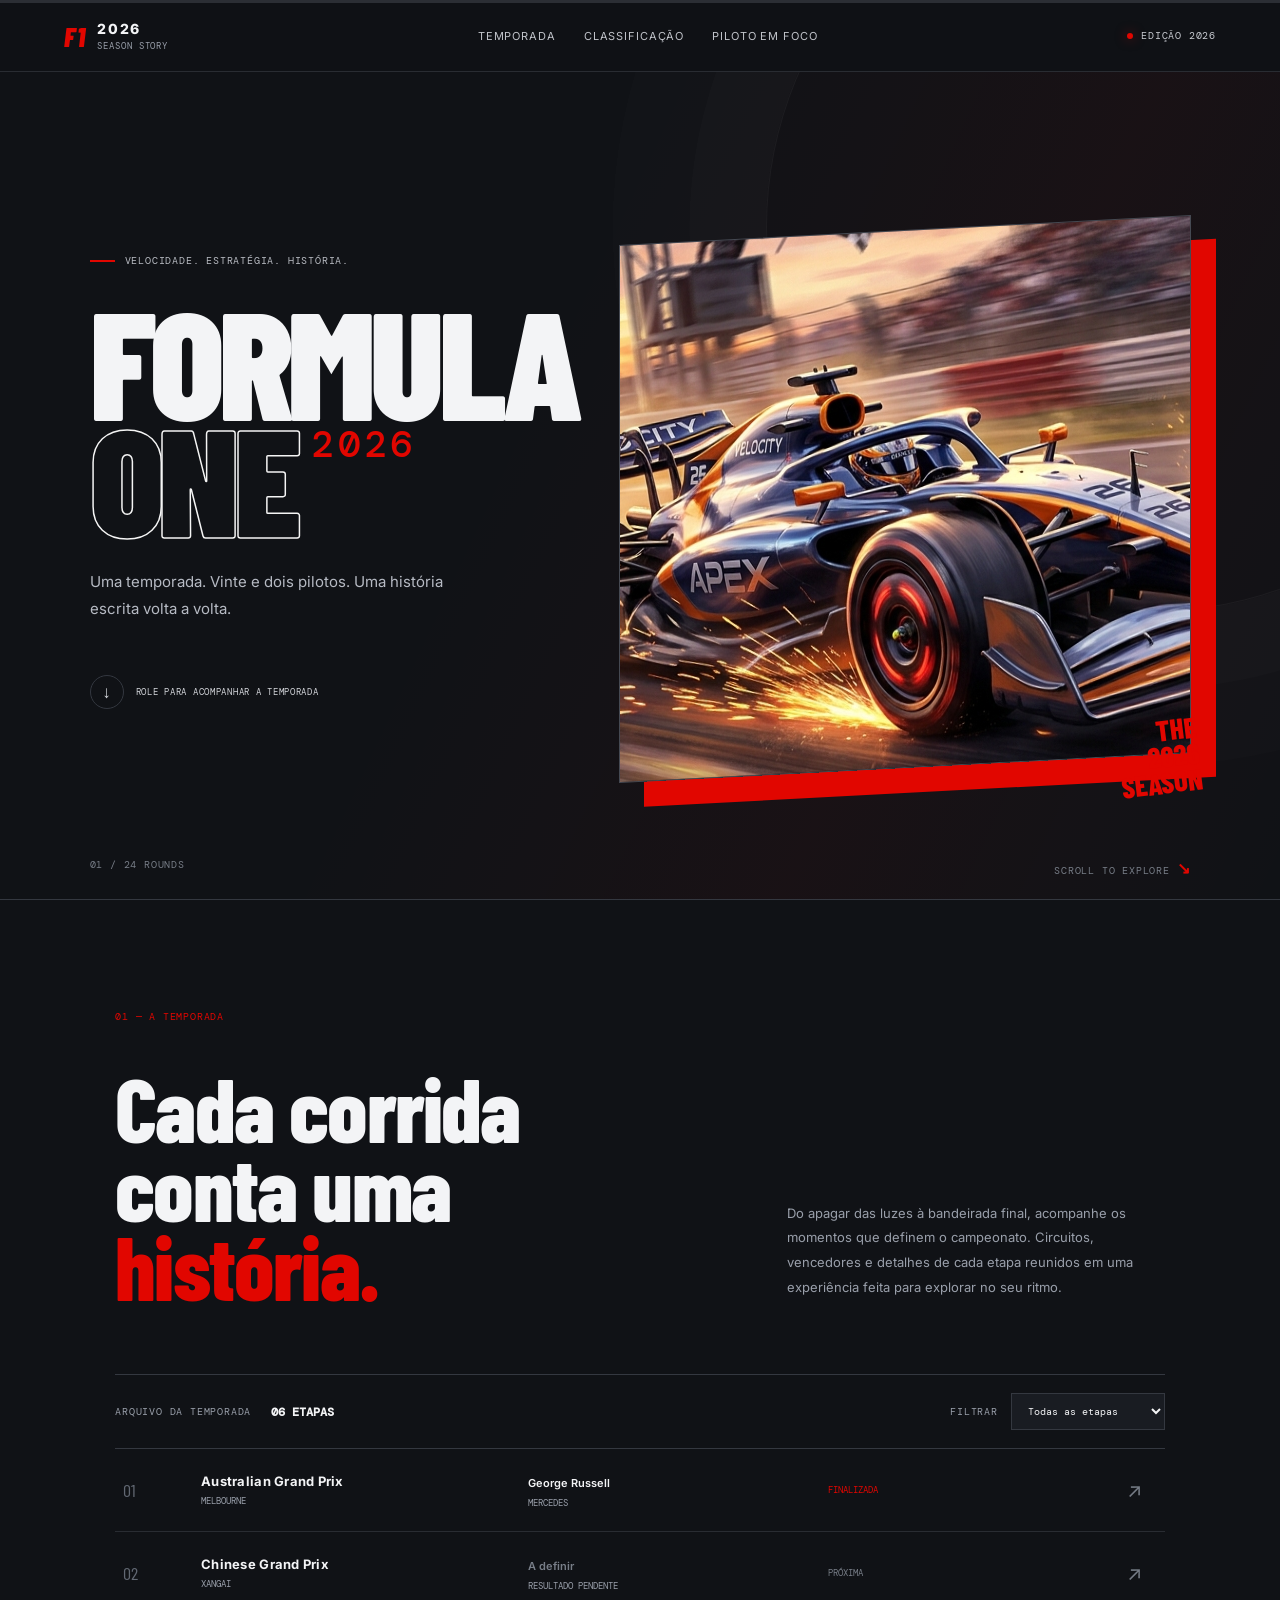
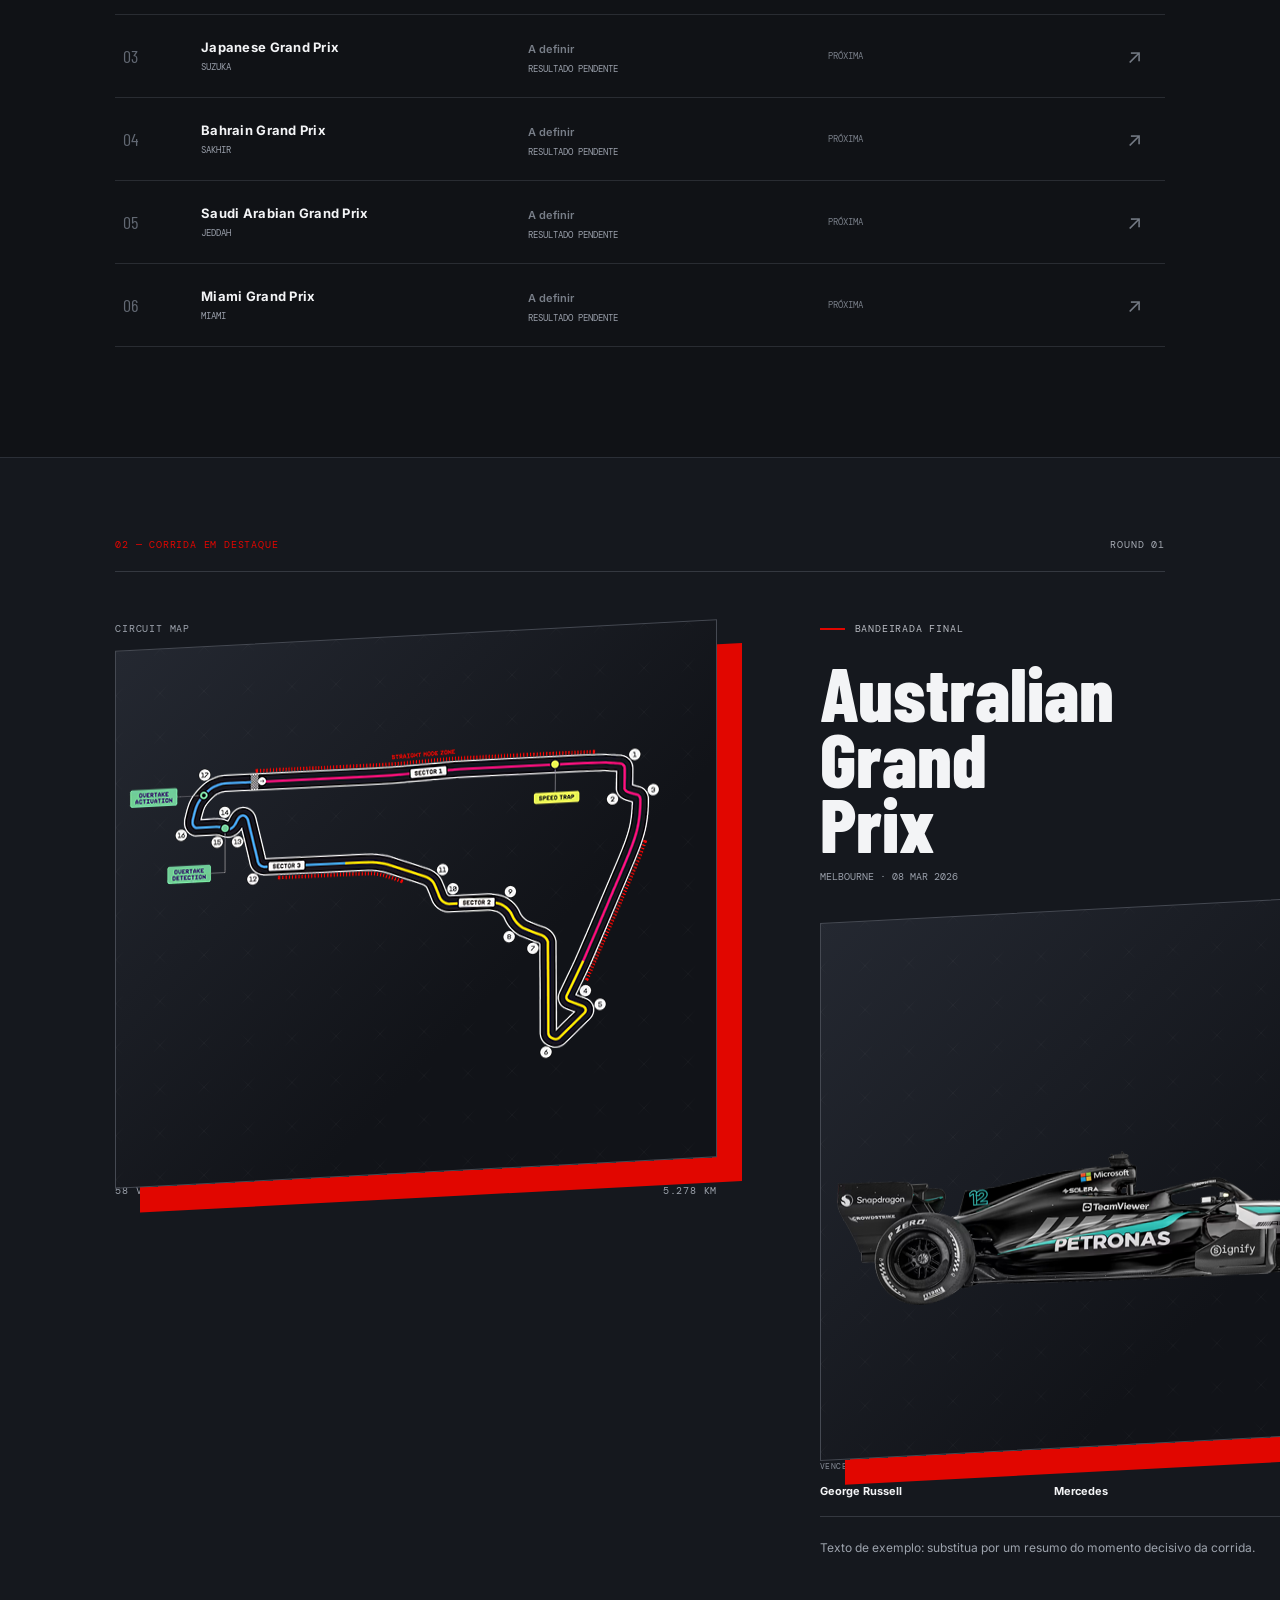
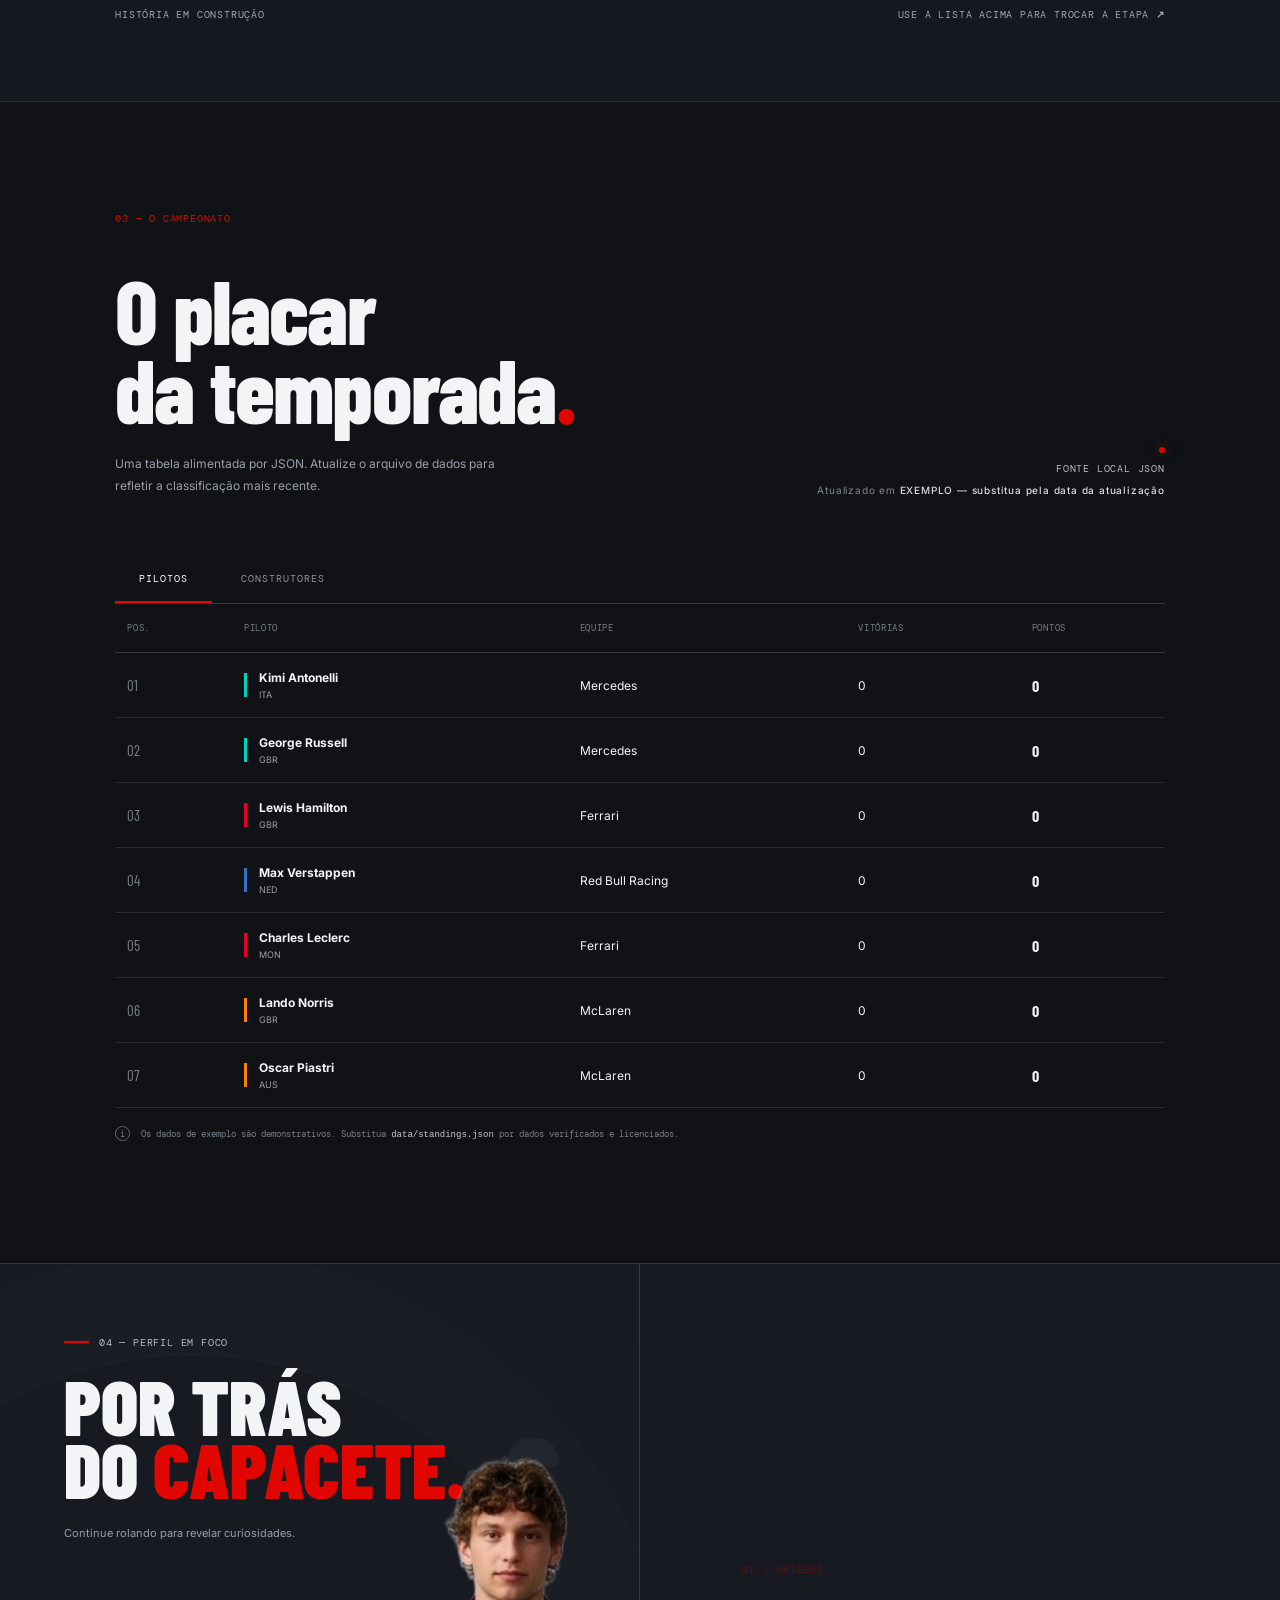
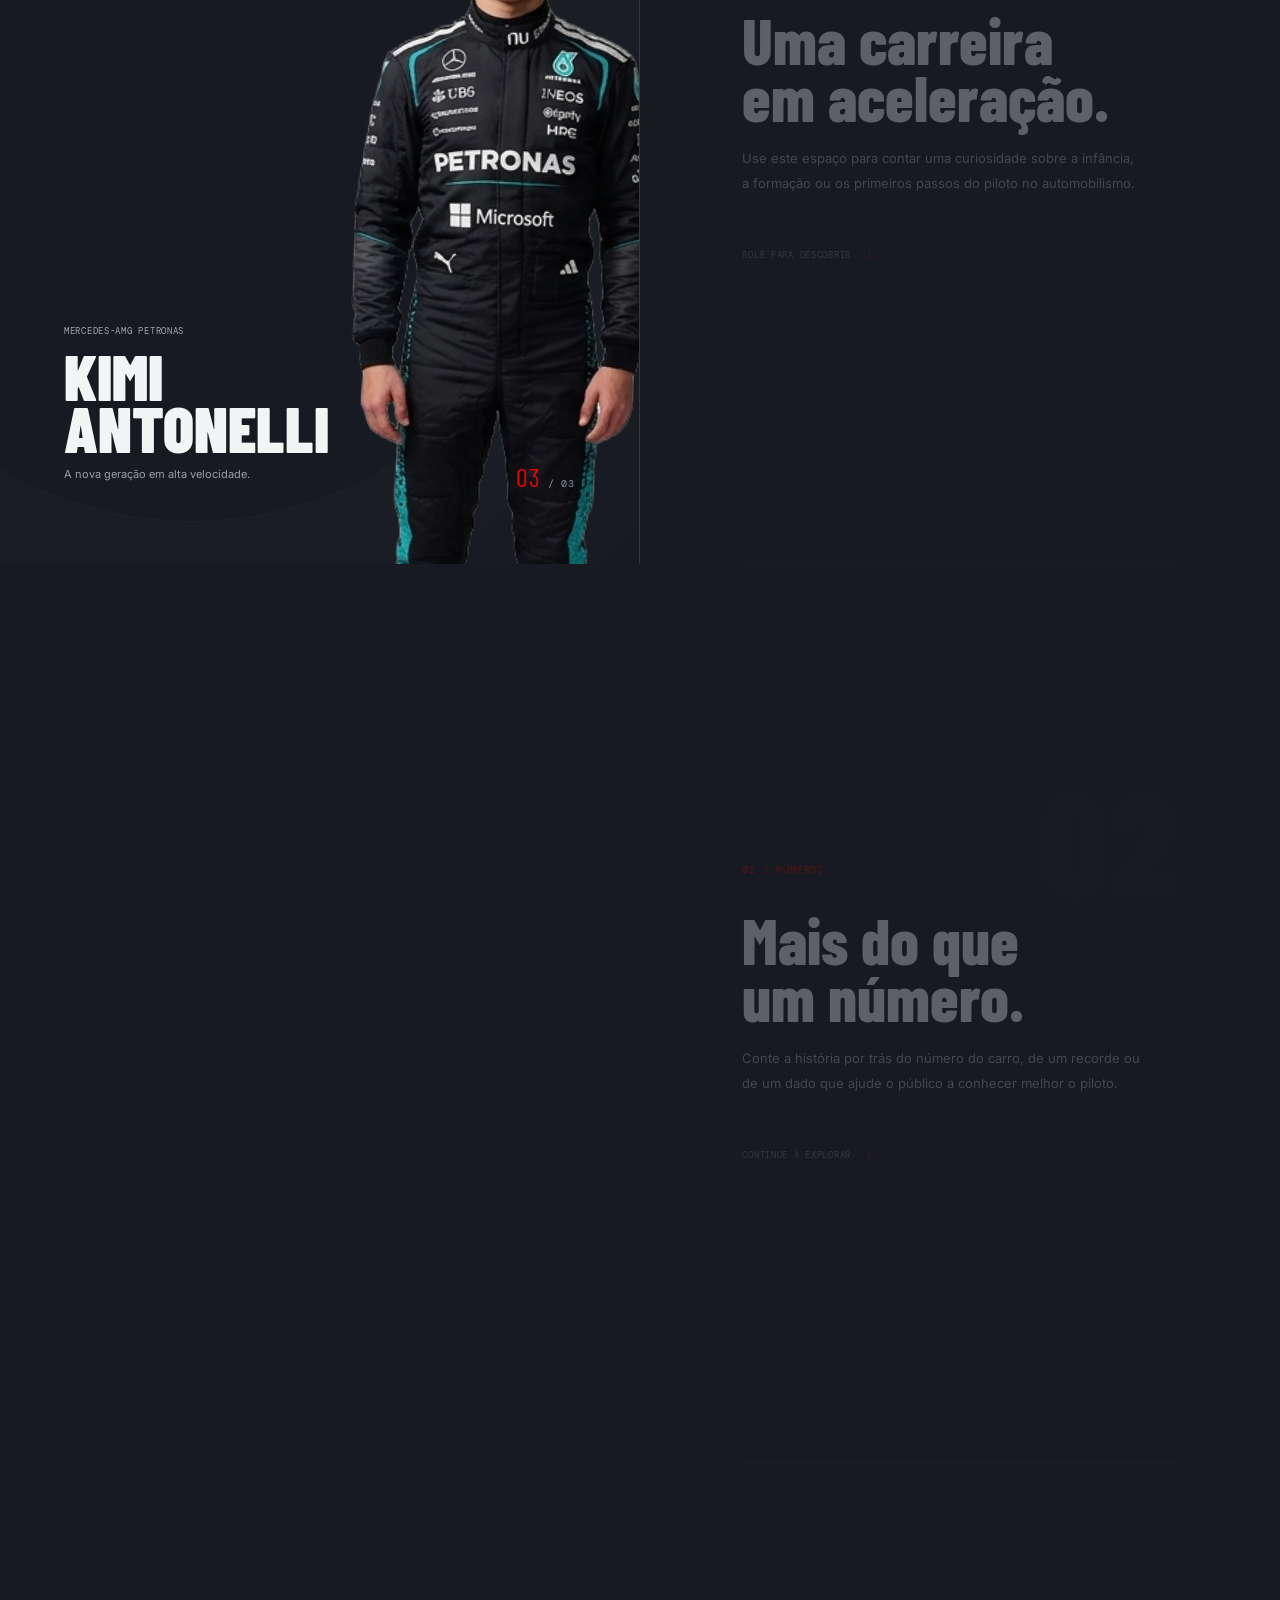
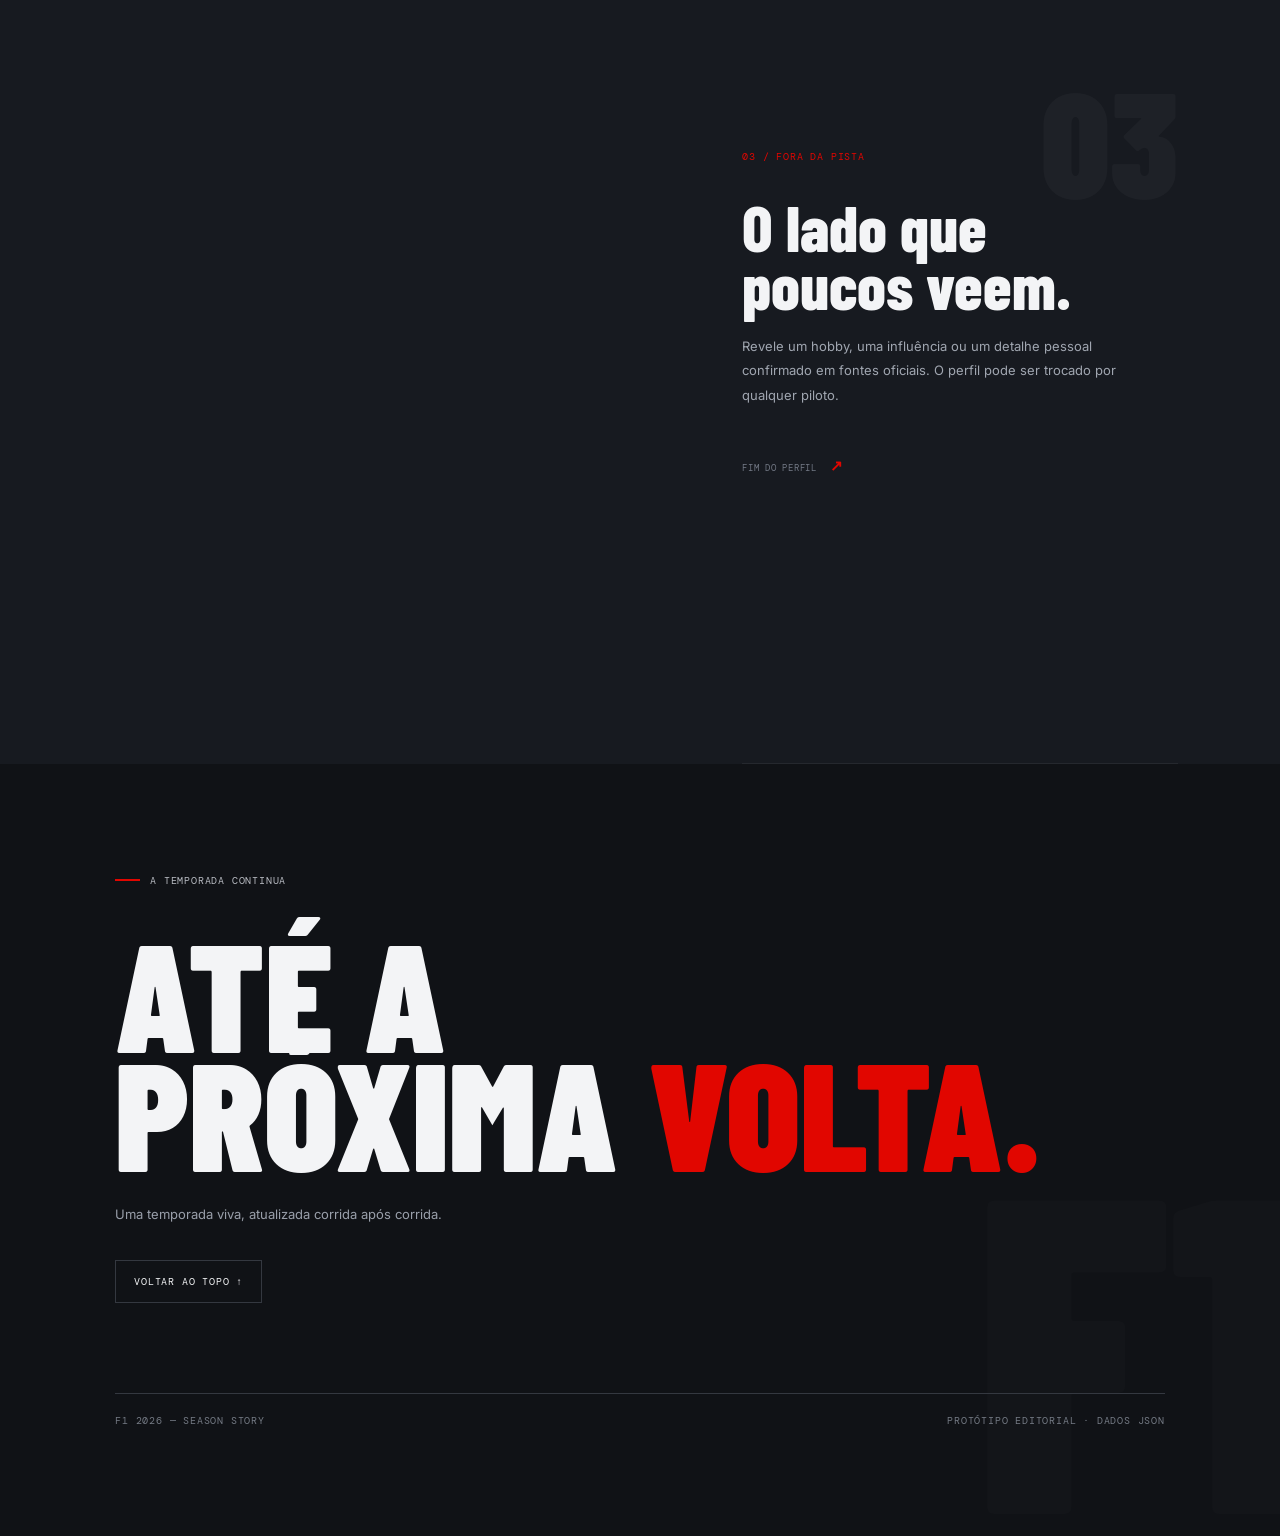
<file: index.html>
<!DOCTYPE html>
<html lang="pt-BR">
<head>
  <meta charset="UTF-8">
  <meta name="viewport" content="width=device-width, initial-scale=1.0">
  <meta name="theme-color" content="#101216">
  <title>F1 2026 — A temporada em movimento</title>
  <link rel="stylesheet" href="styles.css">
</head>
<body>
  <div class="progress-track"><span id="reading-progress"></span></div>
  <header class="topbar">
    <a class="brand" href="#inicio" aria-label="F1 2026 início"><span class="brand-mark">F1</span><span>2026 <i>SEASON STORY</i></span></a>
    <nav>
      <a href="#temporada">Temporada</a>
      <a href="#classificacao">Classificação</a>
      <a href="#piloto">Piloto em foco</a>
    </nav>
    <span class="live-label"><span></span> EDIÇÃO 2026</span>
  </header>

  <main>
    <section class="hero" id="inicio">
      <div class="hero-noise"></div>
      <div class="hero-copy">
        <p class="eyebrow"><span class="eyebrow-line"></span> VELOCIDADE. ESTRATÉGIA. HISTÓRIA.</p>
        <h1>FORMULA<br><span>ONE</span><em>2026</em></h1>
        <p class="hero-description">Uma temporada. Vinte e dois pilotos. Uma história escrita volta a volta.</p>
        <a class="scroll-cue" href="#temporada"><span class="scroll-icon">↓</span> ROLE PARA ACOMPANHAR A TEMPORADA</a>
      </div>
      <div class="hero-visual">
        <div class="hero-image-placeholder image-placeholder">
          <img src="assets/images/carro-capa.png" alt="Carro de Fórmula 1">
        </div>
        <div class="hero-stamp">THE<br>2026<br>SEASON</div>
      </div>
      <div class="hero-footer"><span>01 / 24 ROUNDS</span><span>SCROLL TO EXPLORE <b>↘</b></span></div>
    </section>

    <section class="section intro-section" id="temporada">
      <div class="section-kicker">01 — A TEMPORADA</div>
      <div class="intro-grid">
        <h2>Cada corrida<br>conta uma <span>história.</span></h2>
        <p>Do apagar das luzes à bandeirada final, acompanhe os momentos que definem o campeonato. Circuitos, vencedores e detalhes de cada etapa reunidos em uma experiência feita para explorar no seu ritmo.</p>
      </div>
      <div class="race-toolbar">
        <div><span class="tiny-label">ARQUIVO DA TEMPORADA</span><strong id="race-count">24 ETAPAS</strong></div>
        <label class="filter-label" for="race-filter">FILTRAR <select id="race-filter"><option value="all">Todas as etapas</option><option value="completed">Com resultado</option><option value="upcoming">Próximas etapas</option></select></label>
      </div>
      <div id="race-list" class="race-list" aria-live="polite"></div>
    </section>

    <section class="race-feature section" id="corrida-destaque">
      <div class="feature-topline"><span>02 — CORRIDA EM DESTAQUE</span><span id="feature-round">ROUND 01</span></div>
      <div class="feature-grid">
        <div class="track-panel">
          <div class="track-label"><span>CIRCUIT MAP</span><span id="feature-country">AUSTRÁLIA</span></div>
<div class="hero-image-placeholder image-placeholder">
  <img src="assets/images/circuito-australia.png" alt="Carro de Fórmula 1">
</div>
          <div class="track-meta"><span id="feature-laps">58 VOLTAS</span><span id="feature-length">5.278 KM</span></div>
        </div>
        <div class="winner-panel">
          <p class="eyebrow"><span class="eyebrow-line"></span> BANDEIRADA FINAL</p>
          <h2 id="feature-race-name">AUSTRALIAN<br>GRAND PRIX</h2>
          <p class="feature-date" id="feature-date">MELBOURNE · 08 MAR 2026</p>
<div class="hero-image-placeholder image-placeholder">
  <img src="assets/images/vencedor.png" alt="vencedor">
</div>
          <div class="winner-details"><div><span>VENCEDOR</span><strong id="feature-winner">George Russell</strong></div><div><span>EQUIPE</span><strong id="feature-team">Mercedes</strong></div><div><span>RESULTADO</span><strong id="feature-result">P1 · 25 PTS</strong></div></div>
          <p class="feature-note" id="feature-note">Adicione aqui o momento decisivo da corrida e o que ele representou para o campeonato.</p>
        </div>
      </div>
      <div class="feature-bottom"><span>HISTÓRIA EM CONSTRUÇÃO</span><span>USE A LISTA ACIMA PARA TROCAR A ETAPA <b>↗</b></span></div>
    </section>

    <section class="section standings-section" id="classificacao">
      <div class="section-kicker">03 — O CAMPEONATO</div>
      <div class="standings-heading"><div><h2>O placar<br>da temporada<span>.</span></h2><p>Uma tabela alimentada por JSON. Atualize o arquivo de dados para refletir a classificação mais recente.</p></div><div class="update-block"><span class="status-dot"></span><span>FONTE LOCAL JSON</span><small>Atualizado em <b id="updated-at">—</b></small></div></div>
      <div class="standings-tabs" role="tablist"><button class="tab active" data-tab="drivers" role="tab" aria-selected="true">PILOTOS</button><button class="tab" data-tab="teams" role="tab" aria-selected="false">CONSTRUTORES</button></div>
      <div class="table-wrap"><table><thead id="standings-head"></thead><tbody id="standings-body"></tbody></table></div>
      <p class="data-note"><span>i</span> Os dados de exemplo são demonstrativos. Substitua <code>data/standings.json</code> por dados verificados e licenciados.</p>
    </section>

    <section class="driver-section" id="piloto">
      <div class="driver-sticky">
        <div class="driver-backdrop"></div>
        <div class="driver-title"><p class="eyebrow"><span class="eyebrow-line"></span> 04 — PERFIL EM FOCO</p><h2>POR TRÁS<br>DO <span>CAPACETE.</span></h2><p class="driver-hint">Continue rolando para revelar curiosidades.</p></div>
<div class="driver-portrait" id="driver-portrait">
  <img
    id="driver-sequence"
    src="assets/images/piloto/frame-001.png"
    alt="Piloto de Fórmula 1"
  >
  <span class="portrait-number">6</span>
</div>
        <div class="driver-name"><span id="driver-team">MERCEDES-AMG PETRONAS</span><h3 id="driver-name">KIMI<br>ANTONELLI</h3><p id="driver-tagline">A nova geração em alta velocidade.</p></div>
        <div class="driver-counter"><b id="fact-current">01</b><span> / 03</span></div>
      </div>
      <div class="driver-stories" id="driver-stories">
        <article class="fact-card active" data-fact="0"><span class="fact-index">01 / ORIGENS</span><div class="fact-card-mark">01</div><h3>Uma carreira<br>em aceleração.</h3><p>Use este espaço para contar uma curiosidade sobre a infância, a formação ou os primeiros passos do piloto no automobilismo.</p><span class="fact-instruction">ROLE PARA DESCOBRIR <b>↓</b></span></article>
        <article class="fact-card" data-fact="1"><span class="fact-index">02 / NÚMEROS</span><div class="fact-card-mark">02</div><h3>Mais do que<br>um número.</h3><p>Conte a história por trás do número do carro, de um recorde ou de um dado que ajude o público a conhecer melhor o piloto.</p><span class="fact-instruction">CONTINUE A EXPLORAR <b>↓</b></span></article>
        <article class="fact-card" data-fact="2"><span class="fact-index">03 / FORA DA PISTA</span><div class="fact-card-mark">03</div><h3>O lado que<br>poucos veem.</h3><p>Revele um hobby, uma influência ou um detalhe pessoal confirmado em fontes oficiais. O perfil pode ser trocado por qualquer piloto.</p><span class="fact-instruction">FIM DO PERFIL <b>↗</b></span></article>
      </div>
    </section>

    <section class="closing section">
      <p class="eyebrow"><span class="eyebrow-line"></span> A TEMPORADA CONTINUA</p>
      <h2>ATÉ A<br>PRÓXIMA <span>VOLTA.</span></h2>
      <p>Uma temporada viva, atualizada corrida após corrida.</p>
      <a href="#inicio" class="back-top">VOLTAR AO TOPO ↑</a>
      <footer><span>F1 2026 — SEASON STORY</span><span>PROTÓTIPO EDITORIAL · DADOS JSON</span></footer>
    </section>
  </main>
  <script src="app.js"></script>
</body>
</html>
</file>
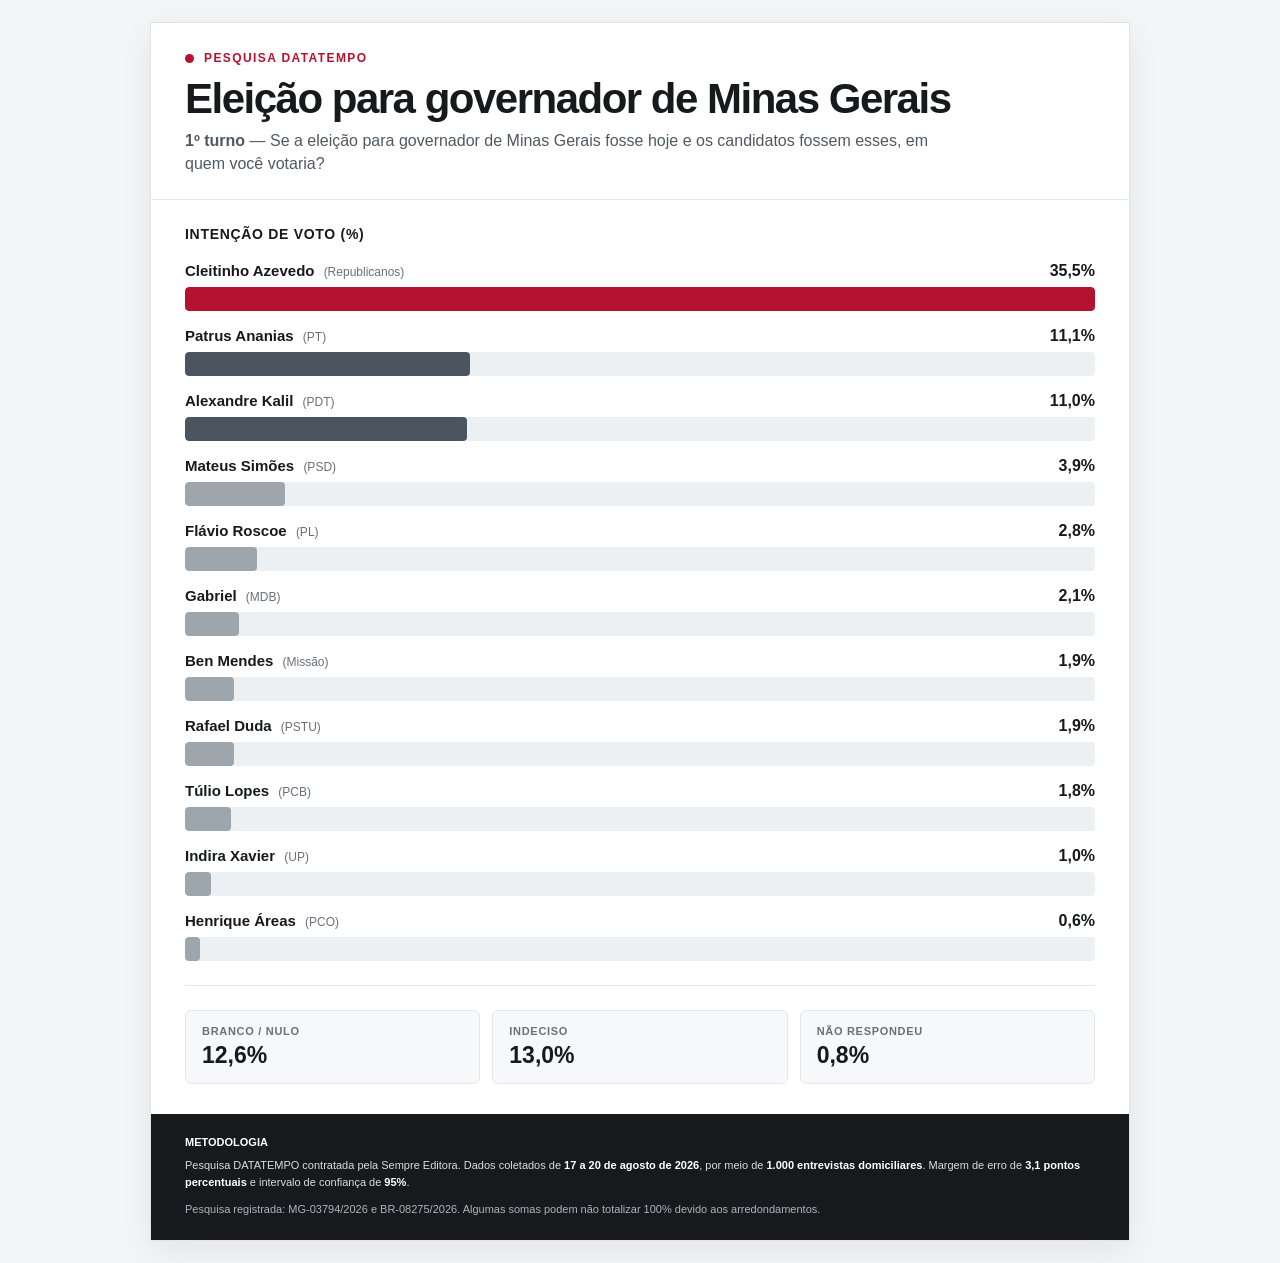
<file: arte01.html>
<!DOCTYPE html>
<html lang="pt-BR">
<head>
<meta charset="UTF-8">
<meta name="viewport" content="width=device-width, initial-scale=1.0">
<title>Pesquisa DATATEMPO — Governo de Minas Gerais 2026</title>
<style>
:root{
  --bg:#f4f5f7;
  --card:#ffffff;
  --text:#17191c;
  --muted:#68707a;
  --line:#e4e7eb;
  --accent:#b5122f;
  --accent-dark:#8e0e25;
  --other:#7d8791;
}
*{box-sizing:border-box}
html,body{margin:0;padding:0;background:var(--bg);font-family:Arial,Helvetica,sans-serif;color:var(--text)}
body{padding:22px}
.poll-card{
  width:min(980px,100%);
  margin:0 auto;
  background:var(--card);
  border:1px solid #e1e4e8;
  box-shadow:0 10px 30px rgba(0,0,0,.07);
  overflow:hidden;
}
.header{
  padding:28px 34px 24px;
  border-bottom:1px solid var(--line);
}
.brand{
  display:flex;align-items:center;gap:10px;
  font-size:12px;font-weight:800;letter-spacing:1.4px;
  color:var(--accent);text-transform:uppercase;
}
.brand-dot{width:9px;height:9px;border-radius:50%;background:var(--accent)}
h1{font-size:clamp(26px,4vw,42px);line-height:1.02;margin:13px 0 8px;letter-spacing:-1.5px}
.subtitle{font-size:16px;line-height:1.45;color:#505862;max-width:780px}
.content{padding:26px 34px 30px}
.chart-title{
  font-size:14px;font-weight:800;text-transform:uppercase;
  letter-spacing:.7px;margin-bottom:20px;
}
.row{margin-bottom:16px}
.label-line{display:flex;justify-content:space-between;gap:20px;align-items:baseline;margin-bottom:7px}
.name{font-size:15px;font-weight:700}
.party{font-weight:400;color:var(--muted);font-size:12px;margin-left:5px}
.value{font-size:16px;font-weight:800;white-space:nowrap}
.track{height:24px;background:#edf0f2;border-radius:4px;overflow:hidden}
.bar{
  height:100%;width:0;border-radius:4px;
  background:#9da5ad;
  transition:width 1s cubic-bezier(.22,.61,.36,1);
}
.row:first-of-type .bar{background:var(--accent)}
.row:nth-of-type(2) .bar,.row:nth-of-type(3) .bar{background:#4b5560}
.separator{height:1px;background:var(--line);margin:24px 0}
.others .bar{background:#b9c0c6}
.note-grid{
  display:grid;grid-template-columns:repeat(3,1fr);gap:12px;margin-top:22px
}
.note{
  background:#f7f8f9;border:1px solid var(--line);padding:14px 16px;border-radius:6px;
}
.note-label{font-size:11px;color:var(--muted);text-transform:uppercase;letter-spacing:.7px;font-weight:700}
.note-value{font-size:23px;font-weight:800;margin-top:5px}
.footer{
  background:#17191c;color:#d9dde1;padding:20px 34px 22px;
  font-size:11px;line-height:1.55;
}
.footer strong{color:#fff}
.footer-top{font-weight:700;color:#fff;margin-bottom:6px}
.source{margin-top:10px;color:#aeb5bc}
@media(max-width:650px){
  body{padding:0}
  .poll-card{border:0;box-shadow:none}
  .header{padding:23px 20px 20px}
  .content{padding:22px 20px 25px}
  .footer{padding:18px 20px 20px}
  .name{font-size:13px}
  .party{display:block;margin:3px 0 0}
  .value{font-size:15px}
  .track{height:21px}
  .note-grid{grid-template-columns:1fr}
  .note-value{font-size:21px}
}
</style>
</head>
<body>
<main class="poll-card">
  <header class="header">
    <div class="brand"><span class="brand-dot"></span> Pesquisa DATATEMPO</div>
    <h1>Eleição para governador de Minas Gerais</h1>
    <div class="subtitle"><strong>1º turno</strong> — Se a eleição para governador de Minas Gerais fosse hoje e os candidatos fossem esses, em quem você votaria?</div>
  </header>

  <section class="content">
    <div class="chart-title">Intenção de voto (%)</div>
    <div id="chart"></div>

    <div class="separator"></div>

    <div class="note-grid">
      <div class="note"><div class="note-label">Branco / Nulo</div><div class="note-value">12,6%</div></div>
      <div class="note"><div class="note-label">Indeciso</div><div class="note-value">13,0%</div></div>
      <div class="note"><div class="note-label">Não respondeu</div><div class="note-value">0,8%</div></div>
    </div>
  </section>

  <footer class="footer">
    <div class="footer-top">METODOLOGIA</div>
    Pesquisa DATATEMPO contratada pela Sempre Editora. Dados coletados de <strong>17 a 20 de agosto de 2026</strong>, por meio de <strong>1.000 entrevistas domiciliares</strong>.
    Margem de erro de <strong>3,1 pontos percentuais</strong> e intervalo de confiança de <strong>95%</strong>.
    <div class="source">Pesquisa registrada: MG-03794/2026 e BR-08275/2026. Algumas somas podem não totalizar 100% devido aos arredondamentos.</div>
  </footer>
</main>

<script>
const candidates = [
  ["Cleitinho Azevedo","Republicanos",35.5],
  ["Patrus Ananias","PT",11.1],
  ["Alexandre Kalil","PDT",11.0],
  ["Mateus Simões","PSD",3.9],
  ["Flávio Roscoe","PL",2.8],
  ["Gabriel","MDB",2.1],
  ["Ben Mendes","Missão",1.9],
  ["Rafael Duda","PSTU",1.9],
  ["Túlio Lopes","PCB",1.8],
  ["Indira Xavier","UP",1.0],
  ["Henrique Áreas","PCO",0.6]
];

const chart = document.getElementById("chart");
const max = 35.5;

candidates.forEach((c, i) => {
  const row = document.createElement("div");
  row.className = "row";
  row.innerHTML = `
    <div class="label-line">
      <div class="name">${c[0]} <span class="party">(${c[1]})</span></div>
      <div class="value">${c[2].toFixed(1).replace(".", ",")}%</div>
    </div>
    <div class="track"><div class="bar"></div></div>
  `;
  chart.appendChild(row);

  requestAnimationFrame(() => {
    setTimeout(() => {
      row.querySelector(".bar").style.width = ((c[2] / max) * 100) + "%";
    }, 80 + i * 45);
  });
});
</script>
</body>
</html>
</file>
<file: styles.css>
@import url('https://fonts.googleapis.com/css2?family=Barlow+Condensed:wght@500;600;700;800;900&family=DM+Mono:wght@400;500&family=Inter:wght@400;500;600;700;800&display=swap');
:root{--bg:#101216;--panel:#191c22;--panel2:#20242b;--line:#343840;--text:#f3f4f6;--muted:#999faa;--red:#e10600;--mono:'DM Mono',monospace;--display:'Barlow Condensed',Impact,sans-serif;--body:Inter,Arial,sans-serif}
*{box-sizing:border-box}html{scroll-behavior:smooth;scroll-padding-top:76px}body{margin:0;background:var(--bg);color:var(--text);font-family:var(--body);overflow-x:hidden}a{color:inherit;text-decoration:none}button,select{font:inherit}.progress-track{height:3px;position:fixed;z-index:100;top:0;left:0;width:100%;background:#2b2e34}.progress-track span{display:block;height:100%;width:0;background:var(--red)}
.topbar{height:72px;display:flex;align-items:center;justify-content:space-between;padding:0 5vw;border-bottom:1px solid #292c32;background:rgba(16,18,22,.92);position:sticky;top:0;z-index:50;backdrop-filter:blur(16px)}.brand{display:flex;align-items:center;gap:11px;font-weight:800;font-size:14px;letter-spacing:.12em}.brand-mark{font:900 27px var(--display);color:var(--red);font-style:italic}.brand i{display:block;font:9px var(--mono);color:var(--muted);letter-spacing:.1em;margin-top:3px}.topbar nav{display:flex;gap:28px;font-size:11px;text-transform:uppercase;letter-spacing:.08em;color:#c1c4ca}.topbar nav a:hover{color:white}.live-label,.eyebrow,.section-kicker,.feature-topline,.track-label,.track-meta,.feature-bottom,.tiny-label,.filter-label,.winner-details span,.update-block,.standings-tabs,.data-note,.fact-index,.fact-instruction,.driver-name>span,.driver-counter,.back-top,footer,.hero-footer{font:10px var(--mono);letter-spacing:.08em}.live-label{color:#c8cbd1;display:flex;align-items:center;gap:8px}.live-label span,.status-dot{width:6px;height:6px;border-radius:50%;background:var(--red);display:inline-block;box-shadow:0 0 12px #e1060088}
.hero{min-height:calc(100vh - 72px);position:relative;display:grid;grid-template-columns:1fr 1.08fr;padding:9vh 7vw 54px;overflow:hidden;border-bottom:1px solid var(--line)}.hero:before{content:"";position:absolute;width:60vw;height:60vw;right:-20vw;top:-18vw;border:1px solid #ffffff0c;border-radius:50%;box-shadow:0 0 0 6vw #ffffff03,0 0 0 12vw #ffffff02}.hero-noise{position:absolute;inset:0;pointer-events:none;background:linear-gradient(115deg,transparent 40%,#e106000b 70%,transparent)}.hero-copy{z-index:1;align-self:center;padding-bottom:35px}.eyebrow{color:#b8bbc2;display:flex;align-items:center;gap:10px}.eyebrow-line{display:inline-block;width:25px;height:2px;background:var(--red)}h1,h2,h3,p{margin-top:0}.hero h1{font:900 clamp(82px,12vw,180px)/.76 var(--display);letter-spacing:-.035em;margin:35px 0 32px;position:relative}.hero h1 span{color:transparent;-webkit-text-stroke:1.5px #f5f5f5}.hero h1 em{font:500 clamp(24px,3vw,42px) var(--mono);font-style:normal;color:var(--red);vertical-align:top;letter-spacing:.08em;margin-left:15px}.hero-description{max-width:360px;font-size:15px;line-height:1.8;color:#b6bac3}.scroll-cue{display:inline-flex;align-items:center;gap:12px;margin-top:38px;font:9px var(--mono);letter-spacing:.08em;color:#d2d4d9}.scroll-icon{display:grid;place-items:center;width:34px;height:34px;border:1px solid var(--line);border-radius:50%;font-size:17px}.hero-visual{align-self:center;position:relative;min-width:0}.hero-image-placeholder{height:clamp(280px,42vw,550px);border:1px solid #454952;background:linear-gradient(135deg,#242831,#111318 65%);transform:skewY(-3deg);box-shadow:25px 25px 0 #e10600;position:relative}.hero-stamp{position:absolute;right:-10px;bottom:-28px;font:800 29px/.9 var(--display);color:var(--red);text-align:right;transform:rotate(-7deg)}.hero-footer{position:absolute;left:7vw;right:7vw;bottom:20px;display:flex;justify-content:space-between;color:#777d87}.hero-footer b{color:var(--red);font-size:16px}
.image-placeholder{display:flex;flex-direction:column;align-items:center;justify-content:center;text-align:center;color:#737985;position:relative;overflow:hidden}.image-placeholder:before{content:"";position:absolute;inset:0;background:linear-gradient(135deg,transparent 49.8%,#ffffff0a 50%,transparent 50.2%),linear-gradient(45deg,transparent 49.8%,#ffffff08 50%,transparent 50.2%);background-size:44px 44px;pointer-events:none}.image-placeholder>*{position:relative}.placeholder-icon{font:28px var(--body);border:1px solid #565c66;border-radius:50%;width:45px;height:45px;display:grid;place-items:center;margin-bottom:13px;color:#a8adb6}.image-placeholder strong{font:700 11px var(--mono);letter-spacing:.12em;color:#c1c5cd}.image-placeholder small{font-size:10px;margin-top:7px}.image-placeholder code{font:9px var(--mono);margin-top:14px;color:#777e89}
.section{padding:110px 9vw}.section-kicker{color:var(--red);margin-bottom:45px}.intro-grid{display:grid;grid-template-columns:1fr .65fr;gap:7vw;align-items:end}.intro-grid h2,.standings-heading h2{font:800 clamp(50px,7vw,100px)/.88 var(--display);letter-spacing:-.02em;margin:0}.intro-grid h2 span,.standings-heading h2 span,.closing h2 span{color:var(--red)}.intro-grid p{max-width:420px;font-size:13px;line-height:1.9;color:var(--muted);margin:0 0 5px}.race-toolbar{margin-top:70px;padding:18px 0;border-top:1px solid var(--line);border-bottom:1px solid var(--line);display:flex;align-items:center;justify-content:space-between}.race-toolbar>div{display:flex;align-items:center;gap:20px}.tiny-label{color:var(--muted)}.race-toolbar strong{font:600 12px var(--mono)}.filter-label{color:var(--muted);display:flex;gap:13px;align-items:center}.filter-label select{background:var(--panel);border:1px solid var(--line);color:var(--text);padding:10px 30px 10px 12px;font:10px var(--mono);border-radius:0}.race-list{margin-top:0}.race-row{display:grid;grid-template-columns:60px 1.1fr 1fr 1fr 30px;gap:18px;align-items:center;padding:22px 8px;border-bottom:1px solid #292c32;transition:background .2s;cursor:pointer}.race-row:hover,.race-row.selected{background:#ffffff06}.race-row.selected{border-left:2px solid var(--red);padding-left:14px}.race-round{font:18px var(--display);color:#626873}.race-name strong{display:block;font-size:13px;letter-spacing:.02em}.race-name small,.race-winner small{display:block;font:9px var(--mono);color:var(--muted);margin-top:6px;text-transform:uppercase}.race-winner strong,.race-date{font-size:11px}.race-winner strong{font-weight:600}.race-status{font:9px var(--mono);color:var(--red);text-transform:uppercase}.race-arrow{font-size:20px;color:#747a84}.race-row.upcoming .race-winner{color:#777d87}.race-row.upcoming .race-status{color:#777d87}
.race-feature{padding-top:80px;padding-bottom:80px;background:#15181e;border-top:1px solid #2b2f37;border-bottom:1px solid #2b2f37}.feature-topline,.feature-bottom{display:flex;justify-content:space-between;color:#a4a9b2;padding-bottom:20px;border-bottom:1px solid var(--line)}.feature-topline span:first-child{color:var(--red)}.feature-grid{display:grid;grid-template-columns:1fr .9fr;gap:8vw;padding:50px 0}.track-panel{align-self:start}.track-label,.track-meta{display:flex;justify-content:space-between;color:#9da3ad}.track-placeholder{min-height:380px;margin:20px 0;border:1px solid #383d46;background:#111318}.track-meta{padding-top:10px;border-top:1px solid var(--line)}.winner-panel .eyebrow{margin-bottom:24px}.winner-panel h2{font:800 clamp(48px,6vw,82px)/.85 var(--display);margin:0 0 15px}.feature-date{font:10px var(--mono);color:var(--muted);margin-bottom:22px}.winner-photo{height:190px;border:1px solid #393e47;background:#111318;margin-bottom:20px}.winner-details{display:grid;grid-template-columns:1fr 1fr 1fr;gap:12px;padding:17px 0;border-top:1px solid var(--line);border-bottom:1px solid var(--line)}.winner-details span{display:block;color:#858b96;font-size:8px;margin-bottom:8px}.winner-details strong{font-size:11px}.feature-note{font-size:12px;line-height:1.8;color:#9da3ad;margin:20px 0 0;max-width:450px}.feature-bottom{border:0;padding:0}
.standings-section{background:#101216}.standings-heading{display:flex;justify-content:space-between;gap:30px;align-items:end}.standings-heading p{max-width:420px;font-size:12px;line-height:1.8;color:var(--muted);margin:25px 0 0}.update-block{display:flex;flex-direction:column;align-items:flex-end;gap:9px;color:#b9bec7;white-space:nowrap}.update-block small{font:10px var(--body);color:#818792}.update-block small b{color:#d9dce2;font-weight:500}.standings-tabs{display:flex;gap:5px;margin-top:60px;border-bottom:1px solid var(--line)}.tab{padding:16px 24px;background:transparent;color:#8e949e;border:0;border-bottom:2px solid transparent;cursor:pointer;font:10px var(--mono);letter-spacing:.1em}.tab.active{color:white;border-bottom-color:var(--red)}.table-wrap{overflow-x:auto}table{width:100%;border-collapse:collapse;text-align:left;min-width:560px}thead th{padding:18px 12px;color:#777e89;font:9px var(--mono);letter-spacing:.08em;border-bottom:1px solid var(--line)}tbody td{padding:17px 12px;border-bottom:1px solid #292c32;font-size:12px}tbody tr:hover{background:#ffffff05}.position{color:#777e89;font:15px var(--display)}.competitor{display:flex;align-items:center;gap:12px;font-weight:700}.team-stripe{width:3px;height:24px;background:var(--team-color,var(--red));display:inline-block}.subtext{font-size:9px;color:var(--muted);display:block;margin-top:4px;font-weight:400}.points{font:700 16px var(--display)}.trend{font:10px var(--mono);color:#9ba1ab}.data-note{color:#777e89;letter-spacing:0;font-size:9px;margin-top:18px;line-height:1.7}.data-note span{border:1px solid #626873;border-radius:50%;display:inline-grid;place-items:center;width:15px;height:15px;margin-right:6px}.data-note code{color:#c5c9d0}
.driver-section{min-height:300vh;position:relative;display:grid;grid-template-columns:1fr 1fr;background:#171a20;border-top:1px solid var(--line)}.driver-sticky{height:100vh;position:sticky;top:0;overflow:hidden;padding:8vh 5vw;display:flex;flex-direction:column;justify-content:space-between;border-right:1px solid var(--line)}.driver-backdrop{position:absolute;width:60vw;height:60vw;left:-15vw;top:10vh;border:1px solid #ffffff0b;border-radius:50%;box-shadow:0 0 0 8vw #ffffff02,0 0 0 16vw #ffffff02}.driver-title,.driver-name,.driver-counter,.driver-portrait{position:relative}.driver-title h2{font:900 clamp(50px,6vw,88px)/.83 var(--display);margin:25px 0}.driver-title h2 span{color:var(--red)}.driver-hint{font-size:11px;color:var(--muted)}.driver-portrait{position:absolute;left:33%;top:17%;width:56%;height:58%;border:1px solid #414650;background:linear-gradient(145deg,#292d35,#111318);z-index:0}.portrait-number{position:absolute!important;right:14px;top:5px;font:900 120px/.9 var(--display);color:#ffffff0a}.driver-portrait .placeholder-icon{margin-top:100px}.driver-name{z-index:2;margin-top:auto}.driver-name>span{color:#a0a6b0;font-size:9px}.driver-name h3{font:900 clamp(40px,5vw,70px)/.82 var(--display);margin:12px 0}.driver-name p{font-size:11px;color:var(--muted)}.driver-counter{position:absolute;right:5vw;bottom:8vh;color:#8a909a}.driver-counter b{font:26px var(--display);color:var(--red)}.driver-stories{padding:0 8vw}.fact-card{height:100vh;min-height:580px;display:flex;flex-direction:column;justify-content:center;position:relative;border-bottom:1px solid #ffffff10;opacity:.32;transition:opacity .35s}.fact-card.active{opacity:1}.fact-index{color:var(--red)}.fact-card-mark{font:900 150px/.8 var(--display);color:#ffffff08;position:absolute;right:0;top:24%;pointer-events:none}.fact-card h3{font:800 clamp(45px,5vw,72px)/.9 var(--display);margin:35px 0 20px;position:relative}.fact-card p{font-size:13px;line-height:1.9;color:#a0a6b0;max-width:400px;position:relative}.fact-instruction{margin-top:35px;color:#737985;font-size:9px}.fact-instruction b{color:var(--red);font-size:15px;margin-left:8px}
.closing{min-height:80vh;display:flex;flex-direction:column;justify-content:center;align-items:flex-start;position:relative;overflow:hidden}.closing:after{content:"F1";position:absolute;right:-2vw;bottom:5vh;font:900 35vw/.7 var(--display);color:#ffffff04;pointer-events:none}.closing h2{font:900 clamp(70px,12vw,160px)/.78 var(--display);margin:35px 0}.closing>p:not(.eyebrow){font-size:13px;color:var(--muted)}.back-top{margin-top:25px;border:1px solid var(--line);padding:14px 18px}.closing footer{width:100%;display:flex;justify-content:space-between;border-top:1px solid var(--line);padding-top:20px;margin-top:90px;color:#747a84;position:relative;z-index:1}
@media(max-width:800px){.topbar{padding:0 5vw;height:62px}.topbar nav{display:none}.hero{grid-template-columns:1fr;padding:9vh 7vw 60px;gap:25px}.hero h1{font-size:clamp(80px,20vw,145px)}.hero-visual{width:90%;margin-left:auto}.hero-image-placeholder{height:270px}.hero-stamp{font-size:22px}.section{padding:75px 7vw}.intro-grid,.feature-grid{grid-template-columns:1fr;gap:30px}.intro-grid p{margin-top:15px}.race-row{grid-template-columns:35px 1fr auto 20px;gap:10px;padding:18px 4px}.race-date{display:none}.race-winner{display:none}.race-status{font-size:8px}.race-name strong{font-size:11px}.race-toolbar{align-items:flex-start;gap:15px;flex-direction:column}.track-placeholder{min-height:280px}.winner-details{gap:7px}.winner-details strong{font-size:10px}.standings-heading{align-items:flex-start;flex-direction:column}.update-block{align-items:flex-start}.driver-section{grid-template-columns:1fr;min-height:auto}.driver-sticky{height:100svh;min-height:640px;padding:7vh 7vw;position:sticky;z-index:2;background:#171a20ed;backdrop-filter:blur(4px)}.driver-portrait{left:38%;top:18%;width:55%;height:52%}.driver-title h2{font-size:58px}.driver-name h3{font-size:55px}.driver-stories{padding:0 7vw}.fact-card{height:80vh;min-height:500px;opacity:.55}.fact-card.active{opacity:1}.driver-counter{right:7vw;bottom:7vh}.closing footer{gap:20px;flex-direction:column}.feature-bottom{font-size:8px}.hero-footer{left:7vw;right:7vw}.live-label{font-size:8px}}

#driver-portrait {
  border: none;
  background: transparent;
  transition: transform 0.15s ease-out;
}

#driver-sequence {
  position: absolute;
  inset: 0;
  width: 600px;
  height: 200%;
  object-fit: contain;
  object-position: center bottom;
  z-index: 1;
}

#driver-portrait .portrait-number {
  z-index: 0;
}
</file>
